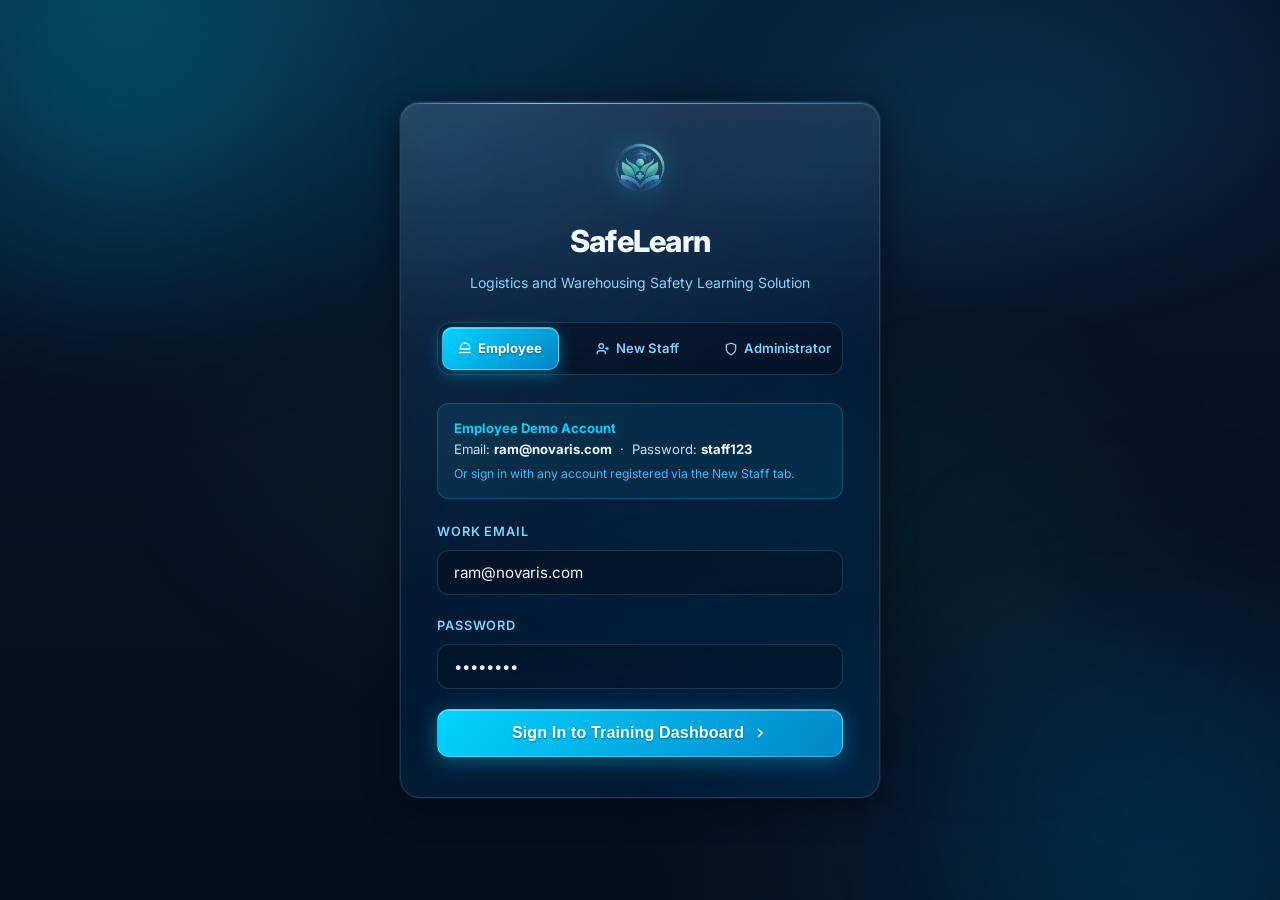
<file: public/index.html>
<!DOCTYPE html>
<html lang="en">
<head>
  <meta charset="UTF-8">
  <link rel="icon" type="image/svg+xml" href="images/safelearn-icon.svg">
  <title>SafeLearn — Staff Login &amp; Registration</title>
  <meta name="description" content="SafeLearn — Logistics and Warehousing Safety Learning Solution">
  <meta name="viewport" content="width=device-width, initial-scale=1.0">
  <link href="https://fonts.googleapis.com/css2?family=Inter:wght@400;500;600;700;800;900&display=swap" rel="stylesheet">
  <link rel="stylesheet" href="css/style.css">
  <style>
    body {
      display: flex;
      align-items: center;
      justify-content: center;
      min-height: 100vh;
      padding: 24px;
      overflow-y: auto;
    }

    /* Extra aurora orbs specific to login page */
    .page-orbs {
      position: fixed;
      inset: 0;
      z-index: 0;
      pointer-events: none;
      overflow: hidden;
    }
    .orb {
      position: absolute;
      border-radius: 50%;
      filter: blur(90px);
      animation: orb-drift 24s infinite alternate ease-in-out;
    }
    .orb-1 {
      width: 480px; height: 480px;
      background: radial-gradient(circle, rgba(0,212,255,0.22), transparent 70%);
      top: -140px; left: -120px;
    }
    .orb-2 {
      width: 560px; height: 560px;
      background: radial-gradient(circle, rgba(2,132,199,0.18), transparent 70%);
      bottom: -180px; right: -140px;
      animation-delay: -8s;
    }
    .orb-3 {
      width: 320px; height: 320px;
      background: radial-gradient(circle, rgba(45,212,191,0.12), transparent 70%);
      top: 45%; right: 10%;
      animation-delay: -14s;
    }
    @keyframes orb-drift {
      0%   { transform: translate(0, 0) scale(1); }
      50%  { transform: translate(40px, -30px) scale(1.06); }
      100% { transform: translate(-30px, 50px) scale(0.96); }
    }

    /* Login card */
    .login-card {
      width: 100%;
      max-width: 480px;
      z-index: 1;
      text-align: center;
      padding: 40px 36px;
      margin: 20px auto;
    }

    /* Crystal tabs */
    .tabs {
      display: grid;
      grid-template-columns: 1fr 1.3fr 1fr;
      margin-bottom: 28px;
      background: rgba(3, 14, 32, 0.6);
      border-radius: 14px;
      padding: 4px;
      border: 1px solid var(--glass-border);
      backdrop-filter: blur(12px);
      gap: 3px;
    }
    .tab {
      padding: 10px 6px;
      cursor: pointer;
      color: var(--text-muted);
      font-weight: 600;
      border-radius: 10px;
      transition: all 0.25s cubic-bezier(0.4, 0, 0.2, 1);
      font-size: 0.82rem;
      display: flex;
      align-items: center;
      justify-content: center;
      gap: 6px;
      border: 1px solid transparent;
    }
    .tab svg { flex-shrink: 0; }
    .tab.active {
      color: #FFFFFF;
      background: linear-gradient(135deg, #00D4FF 0%, #0284C7 100%);
      font-weight: 700;
      border-color: rgba(255,255,255,0.3);
      box-shadow: 0 4px 16px rgba(0,212,255,0.40), inset 0 1px 0 rgba(255,255,255,0.35);
      text-shadow: 0 1px 2px rgba(0, 20, 50, 0.4);
    }

    /* Helper / info boxes */
    .helper-box {
      font-size: 0.82rem;
      color: var(--text-secondary);
      background: rgba(0, 212, 255, 0.08);
      border: 1px solid rgba(0, 212, 255, 0.25);
      border-radius: 12px;
      padding: 14px 16px;
      text-align: left;
      margin-bottom: 22px;
      line-height: 1.6;
      backdrop-filter: blur(8px);
    }
    .helper-box.yellow, .helper-box.cyan {
      background: rgba(0, 212, 255, 0.08);
      border-color: rgba(0, 212, 255, 0.25);
    }
    .helper-box.red {
      background: rgba(248, 113, 113, 0.08);
      border-color: rgba(248, 113, 113, 0.22);
    }
    .helper-box strong { color: var(--iris-cyan); }
    .helper-box.yellow strong, .helper-box.cyan strong { color: var(--iris-cyan); }
    .helper-box.red strong { color: var(--danger); }

    /* Shake animation */
    .shake { animation: shake 0.45s cubic-bezier(0.36, 0.07, 0.19, 0.97) both; }
    @keyframes shake {
      0%, 100% { transform: translateX(0); }
      20%, 60%  { transform: translateX(-8px); }
      40%, 80%  { transform: translateX(8px); }
    }

    .form-panel { display: none; text-align: left; }
    .form-panel.active { display: block; }

    /* Divider */
    .divider {
      display: flex;
      align-items: center;
      gap: 12px;
      margin: 4px 0 20px;
      color: var(--text-dim);
      font-size: 0.78rem;
    }
    .divider::before, .divider::after {
      content: '';
      flex: 1;
      height: 1px;
      background: var(--glass-border);
    }
  </style>
  <link rel="stylesheet" href="css/mobile.css">
  <script src="js/mobile.js" defer></script>
</head>
<body>
  <!-- Page aurora orbs -->
  <div class="page-orbs">
    <div class="orb orb-1"></div>
    <div class="orb orb-2"></div>
    <div class="orb orb-3"></div>
  </div>

  <div class="glass-card login-card animate-fade-in" id="loginCard">

    <!-- Logo -->
    <div style="margin-bottom: 18px;">
      <img src="images/safelearn-icon.svg" alt="SafeLearn logo" style="height: 48px; width: auto; filter: drop-shadow(0 0 16px rgba(0,212,255,0.35));">
    </div>
    <h2 style="font-size: 1.9rem; font-weight: 800; letter-spacing: -0.025em; margin-bottom: 4px;">
      SafeLearn
    </h2>
    <p class="text-muted" style="margin-bottom: 28px; font-size: 0.88rem;">
      Logistics and Warehousing Safety Learning Solution
    </p>

    <!-- Tabs — no emoji, SVG icons only -->
    <div class="tabs">
      <div class="tab active" id="tab-employee" onclick="switchView('employee')">
        <!-- Hard hat icon -->
        <svg width="14" height="14" viewBox="0 0 24 24" fill="none" stroke="currentColor" stroke-width="2.2"><path d="M2 18h20"/><path d="M12 2C8 2 4 5 4 10v2h16v-2c0-5-4-8-8-8z"/></svg>
        Employee
      </div>
      <div class="tab" id="tab-register" onclick="switchView('register')">
        <!-- Person-plus icon -->
        <svg width="14" height="14" viewBox="0 0 24 24" fill="none" stroke="currentColor" stroke-width="2.2"><path d="M16 21v-2a4 4 0 0 0-4-4H6a4 4 0 0 0-4 4v2"/><circle cx="9" cy="7" r="4"/><line x1="19" y1="8" x2="19" y2="14"/><line x1="16" y1="11" x2="22" y2="11"/></svg>
        New Staff
      </div>
      <div class="tab" id="tab-admin" onclick="switchView('admin')">
        <!-- Shield icon -->
        <svg width="14" height="14" viewBox="0 0 24 24" fill="none" stroke="currentColor" stroke-width="2.2"><path d="M12 22s8-4 8-10V5l-8-3-8 3v7c0 6 8 10 8 10z"/></svg>
        Administrator
      </div>
    </div>

    <!-- ============================================== -->
    <!-- VIEW 1: EMPLOYEE LOGIN                         -->
    <!-- ============================================== -->
    <div class="form-panel active" id="panel-employee">
      <div class="helper-box yellow">
        <strong>Employee Demo Account</strong><br>
        Email: <strong style="color:var(--text-primary);">ram@novaris.com</strong> &nbsp;·&nbsp; Password: <strong style="color:var(--text-primary);">staff123</strong><br>
        <span style="font-size: 0.76rem; color: var(--text-dim); margin-top:4px; display:block;">Or sign in with any account registered via the New Staff tab.</span>
      </div>

      <form onsubmit="handleEmployeeLogin(event)">
        <div class="form-group">
          <label class="form-label" for="emp-email">Work Email</label>
          <input type="email" id="emp-email" class="form-control" placeholder="e.g. ram@novaris.com" value="ram@novaris.com" required>
        </div>
        <div class="form-group">
          <label class="form-label" for="emp-password">Password</label>
          <input type="password" id="emp-password" class="form-control" placeholder="Enter password" value="staff123" required>
        </div>
        <button type="submit" class="btn btn-primary" style="width: 100%; padding: 14px; font-size: 1rem;">
          Sign In to Training Dashboard
          <svg width="16" height="16" viewBox="0 0 24 24" fill="none" stroke="currentColor" stroke-width="2.5"><path d="m9 18 6-6-6-6"/></svg>
        </button>
      </form>
    </div>

    <!-- ============================================== -->
    <!-- VIEW 2: STAFF REGISTRATION                    -->
    <!-- ============================================== -->
    <div class="form-panel" id="panel-register">
      <div class="helper-box">
        <strong>New Operative Induction</strong><br>
        Create your profile to start mandatory health &amp; safety training, log near-misses, and earn completion certificates.
      </div>

      <form onsubmit="handleStaffRegistration(event)">
        <div class="form-group">
          <label class="form-label" for="reg-name">Full Name *</label>
          <input type="text" id="reg-name" class="form-control" placeholder="e.g. Alex Turner" required>
        </div>

        <div class="form-group">
          <label class="form-label" for="reg-dept">Warehouse Department *</label>
          <select id="reg-dept" class="form-control" required style="background: rgba(0,0,0,0.45);">
            <option value="Loading Bay">Loading Bay (Inbound / Outbound)</option>
            <option value="Racking Zone">Racking &amp; High-Bay Storage</option>
            <option value="Forklift Ops">Forklift &amp; Reach Truck Operations</option>
            <option value="Dispatch">Dispatch &amp; Order Consolidation</option>
            <option value="Mezzanine Floor">Mezzanine &amp; Packing Area</option>
            <option value="Maintenance">Maintenance &amp; Facilities</option>
          </select>
        </div>

        <div class="form-group">
          <label class="form-label" for="reg-email">Work Email *</label>
          <input type="email" id="reg-email" class="form-control" placeholder="e.g. alex.turner@warehouse.com" required>
        </div>

        <div class="form-group">
          <label class="form-label" for="reg-password">Create Strong Password *</label>
          <div style="position: relative;">
            <input type="password" id="reg-password" class="form-control" placeholder="Create a secure password" minlength="8" required oninput="checkPasswordStrength(this.value)" style="padding-right: 42px;">
            <button type="button" onclick="togglePasswordVisibility('reg-password', this)" style="position: absolute; right: 10px; top: 50%; transform: translateY(-50%); background: none; border: none; color: var(--text-muted); cursor: pointer; padding: 4px; display: flex; align-items: center;" aria-label="Toggle password visibility">
              <svg width="18" height="18" viewBox="0 0 24 24" fill="none" stroke="currentColor" stroke-width="2" id="pwd-eye-icon"><path d="M1 12s4-8 11-8 11 8 11 8-4 8-11 8-11-8-11-8z"/><circle cx="12" cy="12" r="3"/></svg>
            </button>
          </div>

          <!-- Live password strength indicator -->
          <div style="margin-top: 10px; background: rgba(3, 14, 32, 0.5); border: 1px solid var(--glass-border); border-radius: 10px; padding: 12px 14px;">
            <div style="display:flex; justify-content:space-between; align-items:center; margin-bottom:6px; font-size:0.76rem;">
              <span style="color:var(--text-muted);">Security Level:</span>
              <span id="pwd-strength-label" style="font-weight:700; color:var(--text-dim);">Enter password</span>
            </div>
            <div style="width:100%; height:5px; background:rgba(255,255,255,0.08); border-radius:3px; overflow:hidden;">
              <div id="pwd-meter-fill" style="width:0%; height:100%; transition:all 0.3s cubic-bezier(0.4,0,0.2,1); border-radius:3px; background:var(--danger);"></div>
            </div>
            <div id="pwd-checklist" style="display:grid; grid-template-columns:1fr 1fr; gap:6px; margin-top:10px; font-size:0.74rem; color:var(--text-muted); text-align:left;">
              <div id="chk-len" style="display:flex; align-items:center; gap:6px;"><span>○</span> 8+ characters</div>
              <div id="chk-upper" style="display:flex; align-items:center; gap:6px;"><span>○</span> Uppercase (A-Z)</div>
              <div id="chk-lower" style="display:flex; align-items:center; gap:6px;"><span>○</span> Lowercase (a-z)</div>
              <div id="chk-num" style="display:flex; align-items:center; gap:6px;"><span>○</span> Number (0-9)</div>
              <div id="chk-sym" style="display:flex; align-items:center; gap:6px; grid-column:span 2;"><span>○</span> Special symbol (!@#$%^&*)</div>
            </div>
          </div>
        </div>

        <div class="form-group">
          <label class="form-label" for="reg-password-confirm">Confirm Password *</label>
          <div style="position: relative;">
            <input type="password" id="reg-password-confirm" class="form-control" placeholder="Re-enter your password to confirm" required oninput="checkPasswordMatch()" style="padding-right: 42px;">
            <button type="button" onclick="togglePasswordVisibility('reg-password-confirm', this)" style="position: absolute; right: 10px; top: 50%; transform: translateY(-50%); background: none; border: none; color: var(--text-muted); cursor: pointer; padding: 4px; display: flex; align-items: center;" aria-label="Toggle confirm password visibility">
              <svg width="18" height="18" viewBox="0 0 24 24" fill="none" stroke="currentColor" stroke-width="2"><path d="M1 12s4-8 11-8 11 8 11 8-4 8-11 8-11-8-11-8z"/><circle cx="12" cy="12" r="3"/></svg>
            </button>
          </div>
          <div id="pwd-match-msg" style="margin-top: 6px; font-size: 0.78rem; display: none;"></div>
        </div>

        <button type="submit" id="reg-submit-btn" class="btn btn-primary" style="width:100%; padding:14px; font-size:1rem; margin-top:6px;">
          Register &amp; Begin Induction Training
          <svg width="16" height="16" viewBox="0 0 24 24" fill="none" stroke="currentColor" stroke-width="2.5"><path d="m9 18 6-6-6-6"/></svg>
        </button>
      </form>
    </div>

    <!-- ============================================== -->
    <!-- VIEW 3: ADMIN LOGIN                           -->
    <!-- ============================================== -->
    <div class="form-panel" id="panel-admin">
      <div class="helper-box red">
        <strong>H&amp;S Management Access</strong><br>
        Administrator: <strong style="color:var(--text-primary);">admin@novaris.com</strong> &nbsp;·&nbsp; Password: <strong style="color:var(--text-primary);">admin123</strong><br>
        <span style="font-size: 0.76rem; color: var(--text-dim); margin-top:4px; display:block;">Access staff compliance registers, audit logs, and incident reports.</span>
      </div>

      <form onsubmit="handleAdminLogin(event)">
        <div class="form-group">
          <label class="form-label" for="admin-email">Admin Email</label>
          <input type="email" id="admin-email" class="form-control" value="admin@novaris.com" required>
        </div>
        <div class="form-group">
          <label class="form-label" for="admin-password">Admin Security PIN</label>
          <input type="password" id="admin-password" class="form-control" value="admin123" required>
        </div>
        <button type="submit" class="btn btn-danger" style="width:100%; padding:14px; font-size:1rem;">
          Access Compliance Audit Panel
          <svg width="16" height="16" viewBox="0 0 24 24" fill="none" stroke="currentColor" stroke-width="2.5"><path d="M12 22s8-4 8-10V5l-8-3-8 3v7c0 6 8 10 8 10z"/></svg>
        </button>
      </form>
    </div>

    <!-- Error display -->
    <p id="errorMsg" style="color: var(--danger); font-size: 0.88rem; font-weight: 600; margin-top: 16px; display: none;"></p>

  </div>

  <script src="js/api.js"></script>
  <script src="js/app.js"></script>
  <script>
    let activeMode = 'employee';

    function switchView(mode) {
      activeMode = mode;
      document.querySelectorAll('.tab').forEach(t => t.classList.remove('active'));
      document.getElementById('tab-' + mode).classList.add('active');
      document.querySelectorAll('.form-panel').forEach(p => p.classList.remove('active'));
      document.getElementById('panel-' + mode).classList.add('active');
      const err = document.getElementById('errorMsg');
      err.style.display = 'none';
    }

    function triggerShake(msg) {
      const card = document.getElementById('loginCard');
      card.classList.remove('shake');
      void card.offsetWidth;
      card.classList.add('shake');
      const err = document.getElementById('errorMsg');
      err.innerText = msg;
      err.style.display = 'block';
    }

    async function handleEmployeeLogin(e) {
      e.preventDefault();
      const email = document.getElementById('emp-email').value;
      const pass  = document.getElementById('emp-password').value;
      const user  = await authenticateUser(email, pass, 'employee');
      if (user) {
        showToast('Login successful! Loading dashboard…', 'success');
        setTimeout(() => { window.location.href = 'dashboard.html'; }, 500);
      } else {
        triggerShake('Invalid email or password. Please check your credentials or register.');
      }
    }

    function togglePasswordVisibility(inputId, btn) {
      const input = document.getElementById(inputId);
      const isPwd = input.type === 'password';
      input.type = isPwd ? 'text' : 'password';
      btn.innerHTML = isPwd
        ? '<svg width="18" height="18" viewBox="0 0 24 24" fill="none" stroke="var(--iris-cyan)" stroke-width="2"><path d="M17.94 17.94A10.07 10.07 0 0 1 12 20c-7 0-11-8-11-8a18.45 18.45 0 0 1 5.06-5.94M9.9 4.24A9.12 9.12 0 0 1 12 4c7 0 11 8 11 8a18.5 18.5 0 0 1-2.16 3.19m-6.72-1.07a3 3 0 1 1-4.24-4.24"/><line x1="1" y1="1" x2="23" y2="23"/></svg>'
        : '<svg width="18" height="18" viewBox="0 0 24 24" fill="none" stroke="currentColor" stroke-width="2"><path d="M1 12s4-8 11-8 11 8 11 8-4 8-11 8-11-8-11-8z"/><circle cx="12" cy="12" r="3"/></svg>';
    }

    function checkPasswordStrength(val) {
      const hasLen   = val.length >= 8;
      const hasUpper = /[A-Z]/.test(val);
      const hasLower = /[a-z]/.test(val);
      const hasNum   = /[0-9]/.test(val);
      const hasSym   = /[^A-Za-z0-9]/.test(val);

      const updateChk = (id, ok, text) => {
        const el = document.getElementById(id);
        if (!el) return;
        el.innerHTML = ok
          ? `<span style="color:var(--success);font-weight:bold;">✓</span> <span style="color:var(--text-primary);">${text}</span>`
          : `<span style="color:var(--text-dim);">○</span> <span style="color:var(--text-muted);">${text}</span>`;
      };

      updateChk('chk-len',   hasLen,   '8+ characters');
      updateChk('chk-upper', hasUpper, 'Uppercase (A-Z)');
      updateChk('chk-lower', hasLower, 'Lowercase (a-z)');
      updateChk('chk-num',   hasNum,   'Number (0-9)');
      updateChk('chk-sym',   hasSym,   'Special symbol (!@#$%^&*)');

      const score = [hasLen, hasUpper, hasLower, hasNum, hasSym].filter(Boolean).length;
      const fill  = document.getElementById('pwd-meter-fill');
      const label = document.getElementById('pwd-strength-label');

      if (!val) {
        fill.style.width = '0%';
        label.innerText = 'Enter password';
        label.style.color = 'var(--text-dim)';
      } else if (score <= 2) {
        fill.style.width = '25%';
        fill.style.background = 'var(--danger)';
        label.innerText = 'Too weak';
        label.style.color = 'var(--danger)';
      } else if (score <= 4) {
        fill.style.width = '65%';
        fill.style.background = '#38BDF8';
        label.innerText = 'Good progress';
        label.style.color = '#38BDF8';
      } else {
        fill.style.width = '100%';
        fill.style.background = 'var(--success)';
        label.innerText = 'Strong ✓';
        label.style.color = 'var(--success)';
      }

      if (document.getElementById('reg-password-confirm').value) {
        checkPasswordMatch();
      }

      return score === 5;
    }

    function checkPasswordMatch() {
      const pass = document.getElementById('reg-password').value;
      const confirm = document.getElementById('reg-password-confirm').value;
      const msg = document.getElementById('pwd-match-msg');
      if (!msg) return false;

      if (!confirm) {
        msg.style.display = 'none';
        return false;
      }

      msg.style.display = 'block';
      if (pass === confirm) {
        msg.innerHTML = '<span style="color:var(--success);font-weight:600;">✓ Passwords match</span>';
        return true;
      } else {
        msg.innerHTML = '<span style="color:var(--danger);font-weight:600;">✗ Passwords do not match</span>';
        return false;
      }
    }

    async function handleStaffRegistration(e) {
      e.preventDefault();
      const name  = document.getElementById('reg-name').value.trim();
      const dept  = document.getElementById('reg-dept').value;
      const email = document.getElementById('reg-email').value.trim();
      const pass  = document.getElementById('reg-password').value;
      const confirm = document.getElementById('reg-password-confirm').value;

      if (!checkPasswordStrength(pass)) {
        triggerShake('Please fulfill all 5 password security criteria (8+ characters, uppercase, lowercase, number, symbol).');
        return;
      }

      if (pass !== confirm) {
        triggerShake('Passwords do not match. Please confirm your password matches.');
        document.getElementById('reg-password-confirm').focus();
        return;
      }

      const result = await registerUser(name, email, dept, pass, 'employee');
      if (result.success) {
        showToast(`Welcome to SafeLearn, ${name.split(' ')[0]}! Profile created.`, 'success');
        setTimeout(() => { window.location.href = 'dashboard.html'; }, 700);
      } else {
        triggerShake(result.message);
      }
    }

    async function handleAdminLogin(e) {
      e.preventDefault();
      const email = document.getElementById('admin-email').value;
      const pass  = document.getElementById('admin-password').value;
      const admin = await authenticateUser(email, pass, 'admin');
      if (admin) {
        showToast('Admin verified. Opening compliance dashboard…', 'success');
        setTimeout(() => { window.location.href = 'admin.html'; }, 500);
      } else {
        triggerShake('Admin verification failed. Check admin security credentials.');
      }
    }

    // Skip login if already authenticated
    (async () => {
      if (!SafeLearnAPI.getToken()) return;
      try {
        const { user } = await SafeLearnAPI.me();
        cacheUser(user);
        window.location.href = user.role === 'admin' ? 'admin.html' : 'dashboard.html';
      } catch { clearSession(); }
    })();
  </script>
</body>
</html>
</file>
<file: public/css/style.css>
@import url('https://fonts.googleapis.com/css2?family=Inter:wght@300;400;500;600;700;800;900&display=swap');

/* ============================================================
   SafeLearn — Crystal Glass Design System
   Deep midnight-blue backdrop + frosted-glass panels +
   iridescent border highlights + aurora animated background.
   ============================================================ */

:root {
  /* ── Background depths (Crystal Water Clean) ── */
  --bg-void:   #061122;   /* Deep pristine aquatic void */
  --bg-dark:   #0A1B36;   /* Clean crystal water depth */
  --bg-mid:    #0F254B;   /* Translucent water layer */
  --bg-raised: #153260;   /* Elevated crystal glass shelf */

  /* ── Crystal water glass surfaces ── */
  --glass:           rgba(255, 255, 255, 0.055);
  --glass-hover:     rgba(255, 255, 255, 0.09);
  --glass-strong:    rgba(255, 255, 255, 0.13);
  --glass-border:    rgba(148, 223, 255, 0.16);
  --glass-border-hi: rgba(148, 223, 255, 0.32);
  --glass-top:       rgba(255, 255, 255, 0.28);

  /* ── Luminous Crystal Water Accents (No AI yellow) ── */
  --iris-cyan:    #00D4FF;   /* Pure crystal cyan */
  --iris-aqua:    #38BDF8;   /* Sky-water crystal */
  --iris-marine:  #0284C7;   /* Deep sapphire */
  --iris-mint:    #2DD4BF;   /* Sea-foam mint */
  --iris-blue:    #60A5FA;   /* Azure crystal */
  --iris-purple:  #818CF8;   /* Soft periwinkle prism */

  /* ── Brand colors (all yellow eliminated; pristine crystal aqua) ── */
  --accent-cyan:         #00D4FF;
  --accent-cyan-hover:   #38BDF8;
  --accent-cyan-soft:    rgba(0, 212, 255, 0.12);
  --accent-yellow:       #00D4FF;  /* Aliased to crystal cyan to eradicate all legacy yellow */
  --accent-yellow-hover: #38BDF8;
  --accent-yellow-soft:  rgba(0, 212, 255, 0.12);

  --surface:             rgba(255, 255, 255, 0.055);
  --surface-hover:       rgba(255, 255, 255, 0.09);
  --surface-solid:       #0F254B;
  --surface-elevated:    #153260;

  --success:      #10B981;
  --success-soft: rgba(16, 185, 129, 0.14);
  --danger:       #F43F5E;
  --danger-soft:  rgba(244, 63, 94, 0.14);
  --warning:      #38BDF8;

  /* ── Text ── */
  --text-primary:   #F0F9FF;
  --text-secondary: #BAE6FD;
  --text-muted:     #7DD3FC;
  --text-dim:       #38BDF8;

  /* ── Borders ── */
  --border:       rgba(148, 223, 255, 0.15);
  --border-focus: rgba(0, 212, 255, 0.60);

  /* ── Radii ── */
  --radius-card: 20px;
  --radius-btn:  12px;
  --radius-sm:   8px;

  /* ── Shadows (crystal ocean ambient glows) ── */
  --shadow:
    0 8px 32px rgba(2, 8, 20, 0.65),
    inset 0 1px 0 rgba(255, 255, 255, 0.18),
    0 0 0 1px rgba(148, 223, 255, 0.12);
  --shadow-lg:
    0 24px 70px rgba(2, 8, 20, 0.78),
    0 0 80px rgba(0, 212, 255, 0.10),
    inset 0 1px 0 rgba(255, 255, 255, 0.25),
    0 0 0 1px rgba(148, 223, 255, 0.20);
  --shadow-glow-cyan:   0 0 28px rgba(0, 212, 255, 0.40), 0 0 8px rgba(0, 212, 255, 0.25);
  --shadow-glow-yellow: 0 0 28px rgba(0, 212, 255, 0.40), 0 0 8px rgba(0, 212, 255, 0.25);

  --transition: all 0.25s cubic-bezier(0.4, 0, 0.2, 1);
}

/* ── Reset ── */
* { box-sizing: border-box; margin: 0; padding: 0; }

/* ── Body — crystal water clean backdrop with caustic ripples ── */
body {
  font-family: 'Inter', -apple-system, BlinkMacSystemFont, 'Segoe UI', Roboto, sans-serif;
  background-color: var(--bg-void);
  background-image:
    radial-gradient(ellipse 100% 80% at 50% -20%, rgba(0, 212, 255, 0.12), transparent 70%),
    linear-gradient(180deg, #07152B 0%, #050E1C 100%);
  color: var(--text-primary);
  line-height: 1.65;
  min-height: 100vh;
  overflow-x: hidden;
  -webkit-font-smoothing: antialiased;
  position: relative;
}

/* Crystal water caustics & luminous ripples */
body::before {
  content: '';
  position: fixed;
  inset: 0;
  z-index: 0;
  pointer-events: none;
  background:
    radial-gradient(ellipse 85% 70% at 8% 0%,    rgba(0, 212, 255, 0.16) 0%, transparent 60%),
    radial-gradient(ellipse 75% 65% at 92% 100%, rgba(2, 132, 199, 0.16) 0%, transparent 60%),
    radial-gradient(ellipse 65% 55% at 50% 50%,  rgba(45, 212, 191, 0.08) 0%, transparent 65%),
    radial-gradient(ellipse 50% 40% at 80% 15%,  rgba(56, 189, 248, 0.13) 0%, transparent 55%);
  animation: water-caustic 20s ease-in-out infinite alternate;
}

@keyframes water-caustic {
  0%   { opacity: 1;    transform: scale(1)    translate(0%,    0%);   }
  33%  { opacity: 0.88; transform: scale(1.03) translate(-1.5%, 1%);   }
  66%  { opacity: 0.95; transform: scale(0.98) translate(1%,   -0.8%); }
  100% { opacity: 1.02; transform: scale(1.02) translate(1.2%, -0.5%); }
}

/* Ensure all content sits above the aurora layer */
.container, nav, main, header, footer { position: relative; z-index: 1; }

/* ============================================================
   CRYSTAL GLASS CARDS (Water Clean Reflection)
   ============================================================ */
.glass-card {
  background: linear-gradient(
    145deg,
    rgba(255, 255, 255, 0.07) 0%,
    rgba(8, 27, 54, 0.50) 50%,
    rgba(0, 212, 255, 0.04) 100%
  );
  backdrop-filter: blur(28px) saturate(1.7) brightness(1.06);
  -webkit-backdrop-filter: blur(28px) saturate(1.7) brightness(1.06);
  border: 1px solid var(--glass-border);
  border-radius: var(--radius-card);
  box-shadow: var(--shadow);
  padding: 28px;
  position: relative;
  overflow: hidden;
  transition: var(--transition);
}

/* Iridescent crystal water top-edge shimmer */
.glass-card::before {
  content: '';
  position: absolute;
  top: 0; left: 0; right: 0;
  height: 1px;
  background: linear-gradient(
    90deg,
    transparent 0%,
    rgba(255, 255, 255, 0.55) 30%,
    rgba(0, 212, 255, 0.75) 55%,
    rgba(56, 189, 248, 0.50) 75%,
    transparent 100%
  );
  pointer-events: none;
}

/* Subtle inner crystal water prism */
.glass-card::after {
  content: '';
  position: absolute;
  inset: 0;
  border-radius: var(--radius-card);
  background: linear-gradient(
    180deg,
    rgba(255, 255, 255, 0.08) 0%,
    transparent 40%,
    transparent 70%,
    rgba(0, 212, 255, 0.04) 100%
  );
  pointer-events: none;
}

.glass-card:hover {
  border-color: rgba(148, 223, 255, 0.35);
  box-shadow: var(--shadow-lg);
  transform: translateY(-3px);
}

/* ============================================================
   TYPOGRAPHY
   ============================================================ */
h1, h2, h3, h4, h5, h6 {
  color: var(--text-primary);
  font-weight: 700;
  letter-spacing: -0.02em;
}
h1 { font-size: 2.2rem; }
h2 { font-size: 1.6rem; }
h3 { font-size: 1.25rem; }

.text-muted  { color: var(--text-muted); }
.text-center { text-align: center; }

/* ============================================================
   BUTTONS
   ============================================================ */
.btn {
  display: inline-flex;
  align-items: center;
  justify-content: center;
  gap: 8px;
  padding: 11px 22px;
  border-radius: var(--radius-btn);
  font-weight: 600;
  font-size: 0.95rem;
  cursor: pointer;
  transition: var(--transition);
  border: 1px solid transparent;
  text-decoration: none;
  position: relative;
  overflow: hidden;
  letter-spacing: 0.01em;
}

/* Glass sheen on all buttons */
.btn::before {
  content: '';
  position: absolute;
  inset: 0;
  background: linear-gradient(180deg, rgba(255,255,255,0.13) 0%, transparent 55%);
  pointer-events: none;
  border-radius: inherit;
  opacity: 0;
  transition: opacity 0.25s;
}
.btn:hover::before { opacity: 1; }
.btn:hover { transform: translateY(-2px); }

/* Primary — crystal water sapphire/cyan gradient */
.btn-primary {
  background: linear-gradient(135deg, #00D4FF 0%, #0284C7 100%);
  color: #FFFFFF;
  font-weight: 700;
  border-color: rgba(255, 255, 255, 0.25);
  box-shadow: 0 4px 20px rgba(0, 212, 255, 0.35), inset 0 1px 0 rgba(255,255,255,0.4);
  text-shadow: 0 1px 2px rgba(0, 20, 50, 0.4);
}
.btn-primary:hover {
  background: linear-gradient(135deg, #38BDF8 0%, #00D4FF 100%);
  box-shadow: 0 0 28px rgba(0, 212, 255, 0.55), inset 0 1px 0 rgba(255,255,255,0.5);
  color: #FFFFFF;
}

/* Secondary — frosted glass */
.btn-secondary {
  background: linear-gradient(135deg, rgba(255,255,255,0.09) 0%, rgba(255,255,255,0.04) 100%);
  border: 1px solid var(--glass-border);
  color: var(--text-primary);
  backdrop-filter: blur(10px);
}
.btn-secondary:hover {
  background: linear-gradient(135deg, rgba(0,212,255,0.12) 0%, rgba(0,212,255,0.04) 100%);
  border-color: rgba(0, 212, 255, 0.45);
  color: var(--iris-cyan);
  box-shadow: 0 0 18px rgba(0,212,255,0.18);
}

/* Danger */
.btn-danger {
  background: linear-gradient(135deg, #F87171 0%, #DC2626 100%);
  color: #fff;
  border-color: rgba(255,255,255,0.12);
  box-shadow: 0 4px 18px rgba(248,113,113,0.32);
}
.btn-danger:hover {
  box-shadow: 0 0 28px rgba(248,113,113,0.45);
  background: linear-gradient(135deg, #FB8080 0%, #EF4444 100%);
}

/* ============================================================
   FORMS & INPUTS
   ============================================================ */
.form-group  { margin-bottom: 20px; text-align: left; }

.form-label {
  display: block;
  margin-bottom: 8px;
  font-size: 0.80rem;
  font-weight: 600;
  color: var(--text-muted);
  text-transform: uppercase;
  letter-spacing: 0.07em;
}

.form-control {
  width: 100%;
  padding: 12px 16px;
  border-radius: var(--radius-btn);
  background: rgba(3, 15, 34, 0.55);
  border: 1px solid var(--glass-border);
  color: var(--text-primary);
  font-family: inherit;
  font-size: 0.95rem;
  transition: var(--transition);
  outline: none;
  backdrop-filter: blur(10px);
}
.form-control:focus {
  border-color: var(--iris-cyan);
  box-shadow: 0 0 0 3px rgba(0, 212, 255, 0.20), var(--shadow-glow-cyan);
  background: rgba(4, 20, 46, 0.70);
}

/* ============================================================
   BADGES
   ============================================================ */
.badge {
  padding: 4px 12px;
  border-radius: 9999px;
  font-size: 0.78rem;
  font-weight: 700;
  display: inline-flex;
  align-items: center;
  gap: 6px;
  letter-spacing: 0.02em;
  backdrop-filter: blur(8px);
}

.badge-success {
  background: var(--success-soft);
  color: var(--success);
  border: 1px solid rgba(16, 185, 129, 0.35);
}
.badge-danger {
  background: var(--danger-soft);
  color: var(--danger);
  border: 1px solid rgba(244, 63, 94, 0.35);
}
.badge-warning {
  background: rgba(56, 189, 248, 0.14);
  color: #38BDF8;
  border: 1px solid rgba(56, 189, 248, 0.35);
}
.badge-xp {
  background: linear-gradient(135deg, rgba(0,212,255,0.18), rgba(2,132,199,0.14));
  color: #38BDF8;
  border: 1px solid rgba(0, 212, 255, 0.40);
}

/* ============================================================
   PROGRESS BARS — crystal water shimmer
   ============================================================ */
.progress-container {
  width: 100%;
  background: rgba(255, 255, 255, 0.08);
  border-radius: 9999px;
  height: 8px;
  overflow: hidden;
  margin-top: 10px;
}
.progress-bar {
  height: 100%;
  border-radius: 9999px;
  transition: width 0.9s cubic-bezier(0.4, 0, 0.2, 1);
}
.progress-yellow, .progress-aqua {
  background: linear-gradient(90deg, #00D4FF, #38BDF8, #2DD4BF, #0284C7, #00D4FF);
  background-size: 300% 100%;
  animation: iris-shimmer 3.5s linear infinite;
}
@keyframes iris-shimmer {
  0%   { background-position: 0%   0; }
  100% { background-position: 300% 0; }
}

/* ============================================================
   NAVIGATION BAR
   ============================================================ */
.navbar {
  position: sticky;
  top: 0;
  z-index: 100;
  background: rgba(5, 10, 21, 0.78);
  backdrop-filter: blur(24px) saturate(1.6);
  -webkit-backdrop-filter: blur(24px) saturate(1.6);
  border-bottom: 1px solid rgba(255, 255, 255, 0.08);
  padding: 14px 5%;
  display: flex;
  justify-content: space-between;
  align-items: center;
}

/* Iridescent bottom-edge line on navbar */
.navbar::after {
  content: '';
  position: absolute;
  bottom: -1px; left: 0; right: 0;
  height: 1px;
  background: linear-gradient(90deg,
    transparent 0%,
    rgba(0, 212, 255, 0.4) 30%,
    rgba(167, 139, 250, 0.3) 60%,
    transparent 100%
  );
  pointer-events: none;
}

.navbar-brand {
  display: flex;
  align-items: center;
  gap: 10px;
  font-weight: 800;
  font-size: 1.15rem;
  color: var(--text-primary);
  text-decoration: none;
}

.navbar-nav  { display: flex; gap: 20px; align-items: center; }

.nav-link {
  color: var(--text-muted);
  text-decoration: none;
  transition: var(--transition);
  font-weight: 500;
  font-size: 0.9rem;
}
.nav-link:hover, .nav-link.active { color: var(--iris-cyan); }

.nav-user { display: flex; align-items: center; gap: 12px; }

.avatar {
  width: 36px;
  height: 36px;
  border-radius: 50%;
  background: linear-gradient(135deg, var(--iris-cyan), var(--iris-purple));
  color: #fff;
  display: flex;
  align-items: center;
  justify-content: center;
  font-weight: 800;
  font-size: 0.82rem;
  box-shadow: 0 0 14px rgba(0, 212, 255, 0.35);
}

/* ============================================================
   GRID LAYOUTS
   ============================================================ */
.container { max-width: 1200px; margin: 0 auto; padding: 36px 5%; }

.grid-2 { display: grid; grid-template-columns: 1fr; gap: 24px; }
.grid-4 { display: grid; grid-template-columns: 1fr; gap: 20px; }

/* ============================================================
   RESPONSIVE — Mobile / Tablet / Laptop / Desktop
   ============================================================ */

/* ── Tiny phones (< 480px) ── */
@media (max-width: 479px) {
  h1 { font-size: 1.55rem; }
  h2 { font-size: 1.25rem; }
  .container { padding: 20px 4%; }
  .glass-card { padding: 16px; border-radius: 16px; }
  .btn { padding: 10px 16px; font-size: 0.88rem; }
  .tabs { grid-template-columns: 1fr; }
}

/* ── Mobile phones (480px – 767px) ── */
@media (max-width: 767px) {
  .navbar {
    flex-direction: column;
    align-items: flex-start;
    gap: 10px;
    padding: 12px 4%;
  }
  .navbar-nav { width: 100%; flex-wrap: wrap; gap: 10px; }
  .nav-user   { width: 100%; flex-wrap: wrap; }
  .glass-card { padding: 18px; }
  h1 { font-size: 1.75rem; }
  .grid-2 { grid-template-columns: 1fr !important; }
  .grid-4 { grid-template-columns: repeat(2, 1fr) !important; }
}

/* ── Tablet (768px – 1023px) ── */
@media (min-width: 768px) {
  .grid-2 { grid-template-columns: repeat(2, 1fr); }
  .grid-4 { grid-template-columns: repeat(2, 1fr); }
  .container { padding: 32px 5%; }
}

/* ── Laptop / small desktop (1024px – 1279px) ── */
@media (min-width: 1024px) {
  .grid-4 { grid-template-columns: repeat(4, 1fr); }
  .container { padding: 36px 5%; }
  h1 { font-size: 2.2rem; }
}

/* ── Wide desktop (1280px+) ── */
@media (min-width: 1280px) {
  .container { max-width: 1260px; padding: 40px 32px; }
}

/* ── Ultra-wide (1600px+) ── */
@media (min-width: 1600px) {
  .container { max-width: 1440px; }
  h1 { font-size: 2.5rem; }
  .glass-card { padding: 32px; }
}

/* ============================================================
   TOAST NOTIFICATIONS
   ============================================================ */
.toast-container {
  position: fixed;
  bottom: 24px;
  right: 24px;
  z-index: 1000;
  display: flex;
  flex-direction: column;
  gap: 10px;
}

.toast {
  background: linear-gradient(135deg, rgba(13, 21, 40, 0.97), rgba(5, 10, 21, 0.99));
  border: 1px solid var(--glass-border-hi);
  padding: 14px 20px;
  border-radius: var(--radius-btn);
  color: var(--text-primary);
  box-shadow: var(--shadow-lg);
  animation: slideUp 0.3s ease-out;
  font-size: 0.9rem;
  font-weight: 600;
  backdrop-filter: blur(20px);
  max-width: 320px;
}
.toast.success { border-left: 4px solid var(--success); }
.toast.error   { border-left: 4px solid var(--danger); }
.toast.info    { border-left: 4px solid var(--iris-cyan); }

/* ============================================================
   ANIMATIONS
   ============================================================ */
@keyframes fadeIn  { from { opacity: 0; }                               to { opacity: 1; } }
@keyframes slideUp { from { transform: translateY(16px); opacity: 0; } to { transform: translateY(0); opacity: 1; } }
@keyframes pulse   { 0%, 100% { opacity: 1; } 50% { opacity: 0.55; } }

.animate-fade-in  { animation: fadeIn  0.4s ease-out; }
.animate-slide-up { animation: slideUp 0.4s ease-out backwards; }

/* ============================================================
   PRINT
   ============================================================ */
@media print {
  body { background: #fff !important; color: #000 !important; }
  .no-print { display: none !important; }
  .glass-card { box-shadow: none !important; border: 1px solid #ccc !important; }
}
</file>
<file: public/css/mobile.css>
/* ============================================================
   SafeLearn — Mobile / touch layer
   Loaded AFTER each page's own CSS so it can override it.
   Desktop (>= 768px) is untouched except for .nav-toggle being hidden.
   ============================================================ */

html { -webkit-text-size-adjust: 100%; text-size-adjust: 100%; }
img, video, canvas { max-width: 100%; }
img { height: auto; }
body { min-height: 100vh; min-height: 100dvh; overflow-x: hidden; }

/* Hamburger button (hidden on desktop) */
.nav-toggle {
  display: none;
  align-items: center;
  justify-content: center;
  width: 44px;
  height: 44px;
  margin-left: auto;
  padding: 0;
  background: rgba(255, 255, 255, 0.06);
  border: 1px solid rgba(148, 223, 255, 0.25);
  border-radius: 10px;
  color: #F0F9FF;
  cursor: pointer;
  -webkit-tap-highlight-color: transparent;
}
.nav-toggle span,
.nav-toggle span::before,
.nav-toggle span::after {
  display: block;
  width: 20px;
  height: 2px;
  background: currentColor;
  border-radius: 2px;
  position: relative;
  transition: transform .2s, opacity .2s, background .2s;
}
.nav-toggle span::before,
.nav-toggle span::after { content: ""; position: absolute; left: 0; }
.nav-toggle span::before { top: -6px; }
.nav-toggle span::after  { top: 6px; }
.navbar.nav-open .nav-toggle span { background: transparent; }
.navbar.nav-open .nav-toggle span::before { top: 0; transform: rotate(45deg); }
.navbar.nav-open .nav-toggle span::after  { top: 0; transform: rotate(-45deg); }

/* Touch devices: no sticky hover, comfortable tap targets, no double-tap zoom delay */
@media (hover: none) {
  .game-card:hover, .scenario-card:hover, .hotspot:hover, .btc-opt:hover { transform: none; }
}
button, a, .btn, .scenario-card, .hazard-zone, .hotspot { touch-action: manipulation; }

/* ============================================================
   PHONES & SMALL TABLETS  (< 768px)
   ============================================================ */
@media (max-width: 767px) {

  /* ---- Navbar -> brand + hamburger, links collapse into a panel ---- */
  .navbar {
    flex-direction: row !important;
    flex-wrap: wrap;
    align-items: center !important;
    justify-content: space-between;
    gap: 0 !important;
    padding: 10px 4% !important;
  }
  .nav-toggle { display: inline-flex; }
  .navbar .nav-collapse {
    display: none !important;
    flex-direction: column !important;
    align-items: stretch !important;
    flex-basis: 100%;
    width: 100%;
    gap: 2px !important;
    padding: 10px 0 4px;
    margin-top: 10px;
    border-top: 1px solid rgba(148, 223, 255, 0.15);
  }
  .navbar.nav-open .nav-collapse { display: flex !important; }
  .navbar .nav-collapse > a,
  .navbar .nav-collapse .nav-link {
    display: flex;
    align-items: center;
    min-height: 44px;
    padding: 0 6px;
    font-size: 1rem !important;
  }
  .navbar .nav-collapse .nav-user,
  .navbar .nav-collapse > div {
    flex-wrap: wrap;
    gap: 10px !important;
    padding-top: 8px;
  }
  .navbar-brand span, .nav-brand span { font-size: 1rem !important; }

  /* ---- General layout ---- */
  .container { padding: 18px 4% !important; }
  .glass-card { padding: 16px; }
  h1 { font-size: 1.6rem; }
  h2 { font-size: 1.25rem; }

  /* Comfortable tap targets + stop iOS zooming into inputs */
  .btn, button { min-height: 44px; }
  input, select, textarea { font-size: 16px !important; min-height: 44px; }

  /* Toasts sit inside the screen */
  .toast-container { left: 12px; right: 12px; bottom: 12px; }
  .toast { max-width: none; }

  /* Wide content scrolls inside itself instead of widening the page */
  table { display: block; max-width: 100%; overflow-x: auto; -webkit-overflow-scrolling: touch; }

  /* ---- Game hub (game.html) ---- */
  .game-grid { grid-template-columns: 1fr !important; gap: 16px !important; }
  .hero { margin-bottom: 28px !important; }
  .hero h1 { font-size: 28px !important; }
  #modal-inner { margin: 56px 10px 24px !important; }
  #modal-title { font-size: 22px !important; margin-bottom: 14px !important; }
  #modal-game-content { padding: 14px !important; }
  #xp-award-overlay { font-size: 32px !important; padding: 0 16px; text-align: center; }
  .btn-close-modal { top: 10px !important; right: 10px !important; width: 44px !important; height: 44px !important; }

  /* Hazard Hunt: shorter scene, smaller racks, bigger tap zones */
  #g1-scene { height: 300px !important; }
  .scene-rack { width: 70px !important; }
  .hazard-zone { min-width: 44px; min-height: 44px; }
  #g1-popup { max-width: 150px !important; }

  /* Safe or Unsafe: deck on top, SAFE / UNSAFE pinned to the bottom of the screen */
  #g2-layout { flex-direction: column !important; }
  #g2-deck { max-height: 40vh !important; max-height: 40dvh !important; }
  #g2-zones-wrap {
    flex-direction: row !important;
    width: 100%;
    position: sticky;
    bottom: 8px;
    z-index: 5;
  }
  #g2-zones-wrap .drop-zone { flex: 1; min-height: 84px; padding: 10px; }
  .zone-icon { font-size: 28px !important; }
  .zone-label { font-size: 14px !important; }

  /* ---- Admin ---- */
  .bar-label { width: 84px !important; font-size: 0.75rem !important; }
  .modal-box { padding: 20px !important; max-width: 100% !important; }
  .modal-overlay { padding: 10px !important; align-items: flex-start !important; overflow-y: auto; }

  /* ---- 360 scene: centre each pop-up on its hotspot so it can't run off the strip ---- */
  .info-card { width: min(240px, calc(100vw - 56px)) !important; transform: translateX(-50%); }
  #ic1 { left: 17% !important; }
  #ic2 { left: 52% !important; }
  #ic3 { left: 78% !important; }
}

/* Very small phones: stack 2-column form/detail grids */
@media (max-width: 520px) {
  [style*="grid-template-columns: 1fr 1fr"] { grid-template-columns: 1fr !important; }
  .grid-4 { grid-template-columns: 1fr 1fr !important; gap: 12px !important; }
  .stat-card .value { font-size: 1.6rem !important; }
}

/* Selected card in Safe-or-Unsafe (tap mode) — visible on every screen size */
.scenario-card { cursor: pointer; }
.scenario-card.selected {
  border-color: #00D4FF !important;
  background: rgba(0, 212, 255, 0.16) !important;
  box-shadow: 0 0 0 2px rgba(0, 212, 255, 0.45);
}

/* Landscape phones: don't let the navbar eat the screen */
@media (max-height: 480px) and (orientation: landscape) {
  .navbar { position: static; }
}

/* Respect "reduce motion" and save battery on phones */
@media (prefers-reduced-motion: reduce), (max-width: 767px) {
  body::before { animation: none !important; }
  .progress-yellow, .progress-aqua { animation: none !important; }
}
</file>
